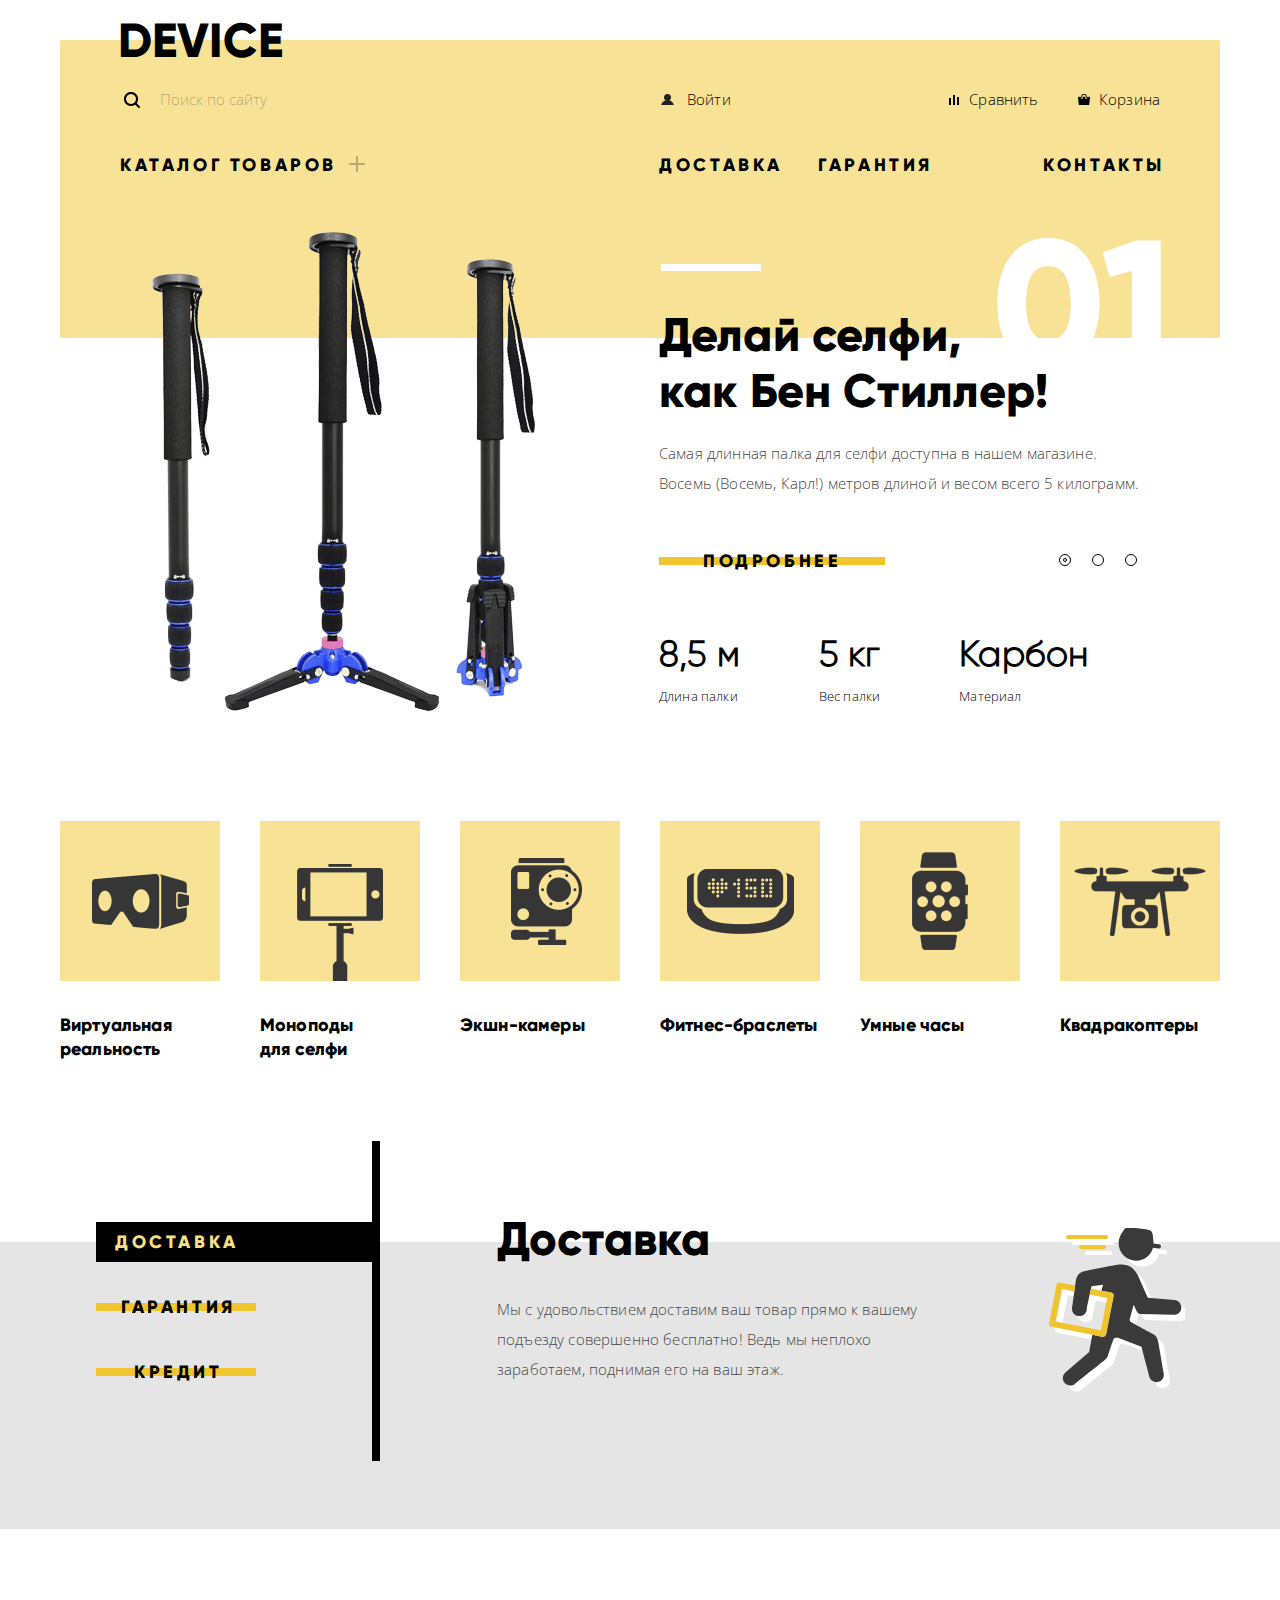
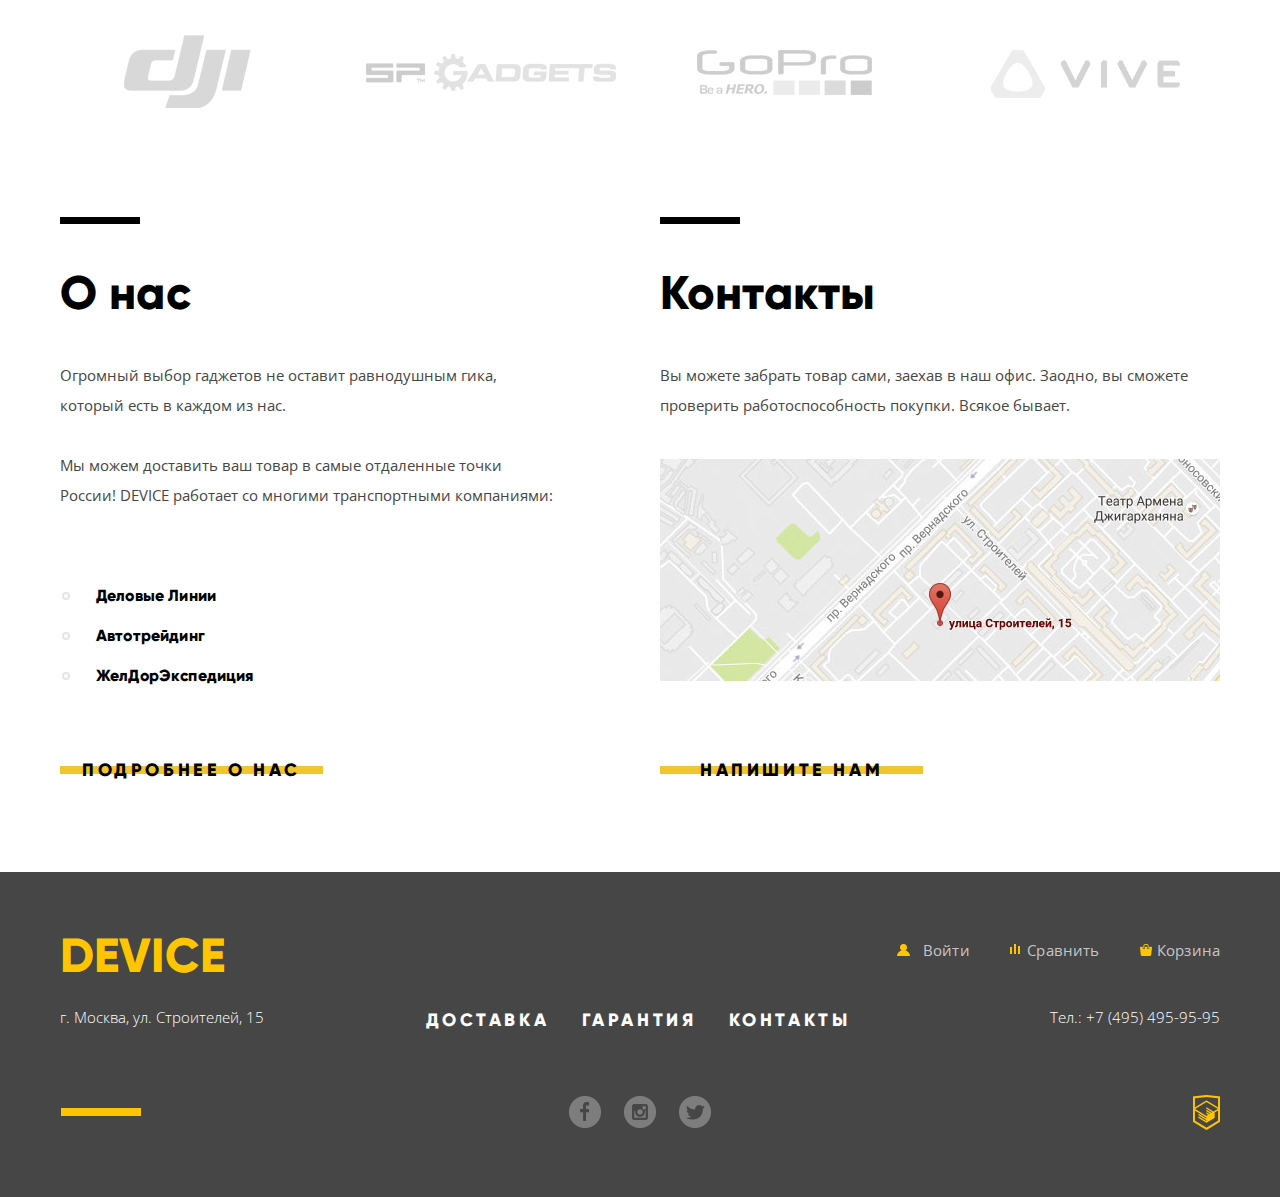
<file: index.html>
<!DOCTYPE html>
<html lang="ru">
<head>
	<meta charset="UTF-8">
	<title>Device</title>
	<link href="https://fonts.googleapis.com/css?family=Open+Sans:300,400" rel="stylesheet">
	<link rel="stylesheet" href="css/style.css">
	<script src="https://api-maps.yandex.ru/2.1/?apikey=0925d7bd-7e31-4ad2-85c6-5bd49f4475bc&lang=ru_RU" type="text/javascript">
    </script>
</head>
<body>
	<header class="conteiner">
		<div class="header-conteiner">
			<a href="#" class="logo">Device</a>
			<form action="#" class="find-form" method="post">
				<input class="find" type="text" placeholder="Поиск по сайту">
				<a href="#">Найти</a>
			</form>
			<ul class="user-nav">
				<li class="user-nav-item"><a href="#">Войти</a></li>
				<li class="user-nav-item"><a href="#">Сравнить</a></li>
				<li class="user-nav-item"><a href="#">Корзина</a></li>
			</ul>
			<ul class="site-nav">
				<li class="site-nav-item catalog-link"><a class="catalog-product" href="#">Каталог товаров</a>
				<div class="catalog-overlay">
					<ul class="catalog-list">
						<li class="catalog-item"><a href="#">Виртуальная реальность</a></li>
						<li class="catalog-item"><a href="#">Моноподы для селфи</a></li>
						<li class="catalog-item"><a href="#">Экшн-камеры</a></li>
						<li class="catalog-item"><a href="#">Фитнес-браслеты</a></li>
						<li class="catalog-item"><a href="#">Умные часы</a></li>
						<li class="catalog-item"><a href="#">Квадракоптеры</a></li>
					</ul>
				</div>
				</li>
				<li class="site-nav-item"><a href="#">Доставка</a></li>
				<li class="site-nav-item"><a href="#">Гарантия</a></li>
				<li class="site-nav-item"><a href="#">Контакты</a></li>
			</ul>
		</div>
	</header>
	<main>
		<section class="slider header-conteiner">
				<ul class="radio-wrap">
					<li class="radio-label"><input type="radio" name="radio-group" checked><span class="radio-indicator"><span class="radio-current"></span></span></li>
					<li class="radio-label"><input type="radio" name="radio-group"><span class="radio-indicator"><span class="radio-current"></span></span></li>
					<li class="radio-label"><input type="radio" name="radio-group"><span class="radio-indicator"><span class="radio-current"></span></span></li>
				</ul>
			<div class="slide-one sliders-page">
				<img src="img/product-image-1.png" alt="" class="product-image">
				<h2 class="slider-title">Делай селфи, <br>
				как Бен Стиллер!</h2>
				<p>Самая длинная палка для селфи доступна в нашем магазине. <br> Восемь (Восемь, Карл!) метров длиной и весом всего 5 килограмм.</p>
				<a href="#" class="read-more">Подробнее</a>
				<ul class="specifications">
					<li class="specifications-item">
						<b>8,5 м</b>
						<span>Длина палки</span>
					</li>
					<li class="specifications-item">
						<b>5 кг</b>
						<span>Вес палки</span>
					</li>
					<li class="specifications-item">
						<b>Карбон</b>
						<span>Материал</span>
					</li>
				</ul>
			</div>
			<div class="slide-two sliders-page">
				<img src="img/product-image-2.png" alt="" class="product-image">
				<h2 class="slider-title">Худеем <br> правильно!</h2>
				<p>Мотивирующие фитнес-браслеты помогут найти в себе силы <br> не пропускать занятия и соблюдать диету.</p>
				<span class="read-more">Подробнее</span> 
				<ul class="specifications">
					<li class="specifications-item">
						<b>48 часов</b>
						<span>Без подзарядки</span>
					</li>
				</ul>
			</div>
			<div class="slide-three sliders-page">
				<img src="img/product-image-3.png" alt="" class="product-image">
				<h2 class="slider-title">Порхает как бабочка, жалит как пчела!</h2>
				<p>Этот обычный, на первый взгляд, квадрокоптер оснащен <br> мощным лазером, замаскированным под стандартную камеру.</p>
				<span class="read-more">Подробнее</span>
				<input type="radio" name="radio-group">
				<input type="radio" name="radio-group">
				<input type="radio" name="radio-group">
				<ul class="specifications">
					<li class="specifications-item">
						<b>800 м</b>
						<span>Дальность полета</span>
					</li>
					<li class="specifications-item">
						<b>50 м</b>
						<span>Радиус поражения</span>
					</li>
				</ul>
			</div>
		</section>
		<nav class="product-category">
			<ul class="product-category-list  conteiner">
				<li class="product-category-item">
					<a href="#">
						<span class="product-category-icon"><img src="img/popular-1.png" alt=""></span>
						<b>Виртуальная <br> реальность</b>
					</a>
				</li>
				<li class="product-category-item">
					<a href="#">
						<span class="product-category-icon"><img src="img/popular-2.png" alt=""></span>
						<b>Моноподы <br> для селфи</b>
					</a>
				</li>
				<li class="product-category-item">
					<a href="#">
						<span class="product-category-icon"><img src="img/popular-3.png" alt=""></span>
						<b>Экшн-камеры</b>
					</a>
				</li>
				<li class="product-category-item">
					<a href="#">
						<span class="product-category-icon"><img src="img/popular-4.png" alt=""></span>
						<b>Фитнес-браслеты</b>
					</a>
				</li>
				<li class="product-category-item">
					<a href="#">
						<span class="product-category-icon"><img src="img/popular-5.png" alt=""></span>
						<b>Умные часы</b>
					</a>
				</li>
				<li class="product-category-item">
					<a href="#">
						<span class="product-category-icon"><img src="img/popular-6.png" alt=""></span>
						<b>Квадракоптеры</b>
					</a>
				</li>
			</ul>
		</nav>
		<section class="features">
			<div class="conteiner">
				<ul class="features-list">
					<li class="features-item"><input id="option-1" type="radio" name="features-radio" checked><label for="option-1" class="features-option">Доставка</label></li>
					<li class="features-item"><input id="option-2" type="radio" name="features-radio"><label for="option-2" class="features-option">Гарантия</label></li>
					<li class="features-item"><input id="option-3" type="radio" name="features-radio"><label for="option-3" class="features-option">Кредит</label></li>
				</ul>
				<div class="delivery features-about">
					<h2>Доставка</h2>
					<p>Мы с удовольствием доставим ваш товар прямо к вашему <br>подъезду совершенно бесплатно! Ведь мы неплохо <br> заработаем, поднимая его на ваш этаж.</p>
					<img src="img/delivery.svg" alt="">
				</div>
				<div class="warranty features-about">
					<h2>Гарантия</h2>
					<p>Если из-за возгорания купленного у нас товара у вас сгорит <br> дом — не переживайте, мы выдадим вам новый. <br> 
					Товар, не дом, конечно же.</p>
					<img src="img/warranty.svg" alt="">
				</div>
				<div class="credit features-about">
					<h2>Кредит</h2>
					<p>Залезть в долговую яму стало проще! Кредитные <br>
					консультанты подберут для вас наиболее выгодные <br>
					условия кредита. Выгодные для нашего банка, разумеется.</p>
					<img src="img/credit.svg" alt="">
				</div>
			</div>
		</section>
		<section class="about-shop conteiner">
				<ul class="brend-list">
					<li class="brend-item">
						<a href="#">
							<img class="img-static" src="img/brend-logo-1.png" alt="">
							<img class="img-hover" src="img/brend-logo-1-color.png" alt="">
						</a>
					</li>
					<li class="brend-item">
						<a href="#">
							<img class="img-static" src="img/brend-logo-2.png" alt="">
							<img class="img-hover" src="img/brend-logo-2-color.png" alt="">
						</a>
					</li>
					<li class="brend-item">
						<a href="#">
							<img class="img-static" src="img/brend-logo-3.png" alt="">
							<img class="img-hover" src="img/brend-logo-3-color.png" alt="">
						</a>
					</li>
					<li class="brend-item">
						<a href="#">
							<img class="img-static" src="img/brend-logo-4.png" alt="">
							<img class="img-hover" src="img/brend-logo-4-color.png" alt="">
						</a>
					</li>
				</ul>
			<div class="about-us">
				<h2>О нас</h2>
				<p>Огромный выбор гаджетов не оставит равнодушным гика, <br>
				который есть в каждом из нас.</p>
				<p>Мы можем доставить ваш товар в самые отдаленные точки <br>
				России! DEVICE работает со многими транспортными компаниями:</p>
				<ul class="about-us-list">
					<li class="about-us-item">Деловые Линии</li>
					<li class="about-us-item">Автотрейдинг</li>
					<li class="about-us-item">ЖелДорЭкспедиция</li>
				</ul>
				<a href="#">Подробнее о нас</a>
			</div>
			<div class="contacts">
				<h2>Контакты</h2>
				<p id="pet">Вы можете забрать товар сами, заехав в наш офис. Заодно, вы сможете <br>
				проверить работоспособность покупки. Всякое бывает.</p>
				<div id="map"></div>
				<a class="contacts-link" href="#">Напишите нам</a>
			</div>
		</section>
	</main>
	<footer>
		<div class="conteiner">
			<a href="#" class="footer-logo">Device</a>
			<ul class="footer-nav">
				<li class="footer-nav-item"><a href="#">Войти</a></li>
				<li class="footer-nav-item"><a href="#">Сравнить</a></li>
				<li class="footer-nav-item"><a href="#">Корзина</a></li>
			</ul>
			<p class="adress">г. Москва, ул. Строителей, 15</p>
			<ul class="footer-list">
				<li class="footer-item"><a href="#">Доставка</a></li>
				<li class="footer-item"><a href="#">Гарантия</a></li>
				<li class="footer-item"><a href="#">Контакты</a></li>
			</ul>
			<p class="phone">Тел.: +7 (495) 495-95-95</p>
			<ul class="social-link">
				<li class="social-link-item"><a href="#">Фейсбук</a></li>
				<li class="social-link-item"><a href="#">Инстаграмм</a></li>
				<li class="social-link-item"><a href="#">Твитер</a></li>
			</ul>
			<a href="#" class="html-link"></a>
		</div>
	</footer>
	<div class="write-us-popup">
		<form action="#" class="write-us-form" method="post">
			<label class="write-us-label">Ваше имя:<input type="text" name="user" placeholder="Имя Фамилия"></label>
			<label class="write-us-label">Ваш e-mail:<input type="text" name="usermail" placeholder="email@example.com"></label>
			<label class="write-us-label">Текст письма:<input type="text" name="sendtext" placeholder="В свободной форме"></label>
			<button class="form-button" type="submit">Отправить</button>
		</form>
		<button class="write-us-close">Закрыть</button>
	</div>
	<div id="map-popup"><button class="map-popup-close"></button></div>
	<div class="overlay"></div>
	<script>
		var radioIndicator = document.querySelectorAll(".radio-indicator");
		var radioCurrent = document.querySelectorAll(".radio-current");
		var slidersPage = document.querySelectorAll(".sliders-page");
		var slideOne = document.querySelector(".slide-one");
		var slideTwo = document.querySelector(".slide-two");
		var slideThree = document.querySelector(".slide-three");
		var featuresAbout = document.querySelectorAll(".features-about");
		var featuresOption = document.querySelectorAll(".features-option");
		var delivery = document.querySelector(".delivery");
		var warranty = document.querySelector(".warranty");
		var credit = document.querySelector(".credit");
		var writeUsPopup = document.querySelector(".write-us-popup");
		var mapPopup = document.querySelector("#map-popup");
		var user = document.querySelector("input[name=user]");
		var userMail = document.querySelector("input[name=usermail]");
		var sendText = document.querySelector("input[name=sendtext]");
		var overlay = document.querySelector(".overlay");
		var itStorageSupport = true;
		var storageUser = '';
		var storageMail = '';

		try {
			storageUser = localStorage.getItem("user");
			storageMail = localStorage.getItem("usermail");
		} catch(err) {
			itStorageSupport = false;
		}

		// Slider
		window.addEventListener("click", function(e) {
			if (e.target.className == "radio-indicator") {
				for(var i = 0; i < radioCurrent.length; i++) {
					radioCurrent[i].style.display="none";
					slidersPage[i].style.display="none";
					e.target.querySelector('.radio-current').style.display="block";
					if (e.target == radioIndicator[0]) {
						slideOne.style.display="block";
					}
					if (e.target == radioIndicator[1]) {
						slideTwo.style.display="block";
					}
					if (e.target == radioIndicator[2]) {
						slideThree.style.display="block";
					}
				}
			}

			// Features slider
			if (e.target.className == "features-option") {
				for (var i = 0; i < featuresAbout.length; i++) {featuresAbout[i].style.display="none";
					if (e.target == featuresOption[0]) {
						delivery.style.display="block";
					}
					if (e.target == featuresOption[1]) {
						warranty.style.display="block";
					}
					if (e.target == featuresOption[2]) {
						credit.style.display="block";
					}
				}
			}

			// Write-us popup
			if (e.target.className == "contacts-link") {
				e.preventDefault();
				writeUsPopup.style.display="block";
				overlay.style.display="block";
				user.focus();
				if (itStorageSupport) {
					user.value=storageUser;
					userMail.value=storageMail;
				}
			}
			if (e.target.className == "write-us-close") {
				e.preventDefault();
				writeUsPopup.style.display="none";
				overlay.style.display="none";
			}

			// Overlay close
			if(e.target.className == 'overlay') {
				if(!e.target.matches('.write-us-popup, .write-us-popup *')) {
					writeUsPopup.style.display="none";
					overlay.style.display="none";
			    }
			    if(!e.target.matches('.map-popup, .map-popup *')) {
				mapPopup.style.display="none";
				overlay.style.display="none";
		    	}
			}

			// Map-popup close
			if (e.target.className == "map-popup-close") {
				e.preventDefault();
				mapPopup.style.display="none";
				overlay.style.display="none";
			} 
		})

		// Esc close popup
		window.addEventListener("keydown", function(e) {
			if (e.keyCode == 27) {
				mapPopup.style.display="none";
				writeUsPopup.style.display="none";
				overlay.style.display="none";
			}
		})

		// Map popup show
		document.querySelector("#map").addEventListener("click", function(e) {
			e.preventDefault();
			mapPopup.style.display="block";
			overlay.style.display="block";
		})

		// Storage local
		document.querySelector(".write-us-form").addEventListener("submit", function(e) {
				localStorage.setItem("user", user.value);
				localStorage.setItem("usermail", userMail.value);
				if (!user.value || !userMail.value || !sendText.value) {
					e.preventDefault();
					writeUsPopup.style.animationName="";
					writeUsPopup.offsetWidth;
					writeUsPopup.style.animationName="write-us-shake";
				}
		})

		// Yandex Api
	    ymaps.ready(init);
	    function init(){ 
	        // Map    
	        var myMap = new ymaps.Map("map", {
	            center: [55.6882,37.5297],
	            zoom: 15,
	            controls: [],
	            behaviors: []
	        });

	        var placemark = new ymaps.Placemark([55.6870,37.5297], {
	        	hintContent: 'ул. Строителей 15, Москва'
	        },
	        {
	        	preset: 'islands#redIcon'
	        });
	        myMap.geoObjects.add(placemark);

	        // Map-popup
	        var myMapPopup = new ymaps.Map("map-popup", {
	            center: [55.6882,37.5297],
	            zoom: 15,
	            controls: []
	        });

	        var placemarkPopup = new ymaps.Placemark([55.6870,37.5297], {
	        	hintContent: 'ул. Строителей 15, Москва'
	        },
	        {
	        	preset: 'islands#redIcon'
	        });
	        myMapPopup.geoObjects.add(placemarkPopup);
	    }
	</script>
</body>
</html>
</file>
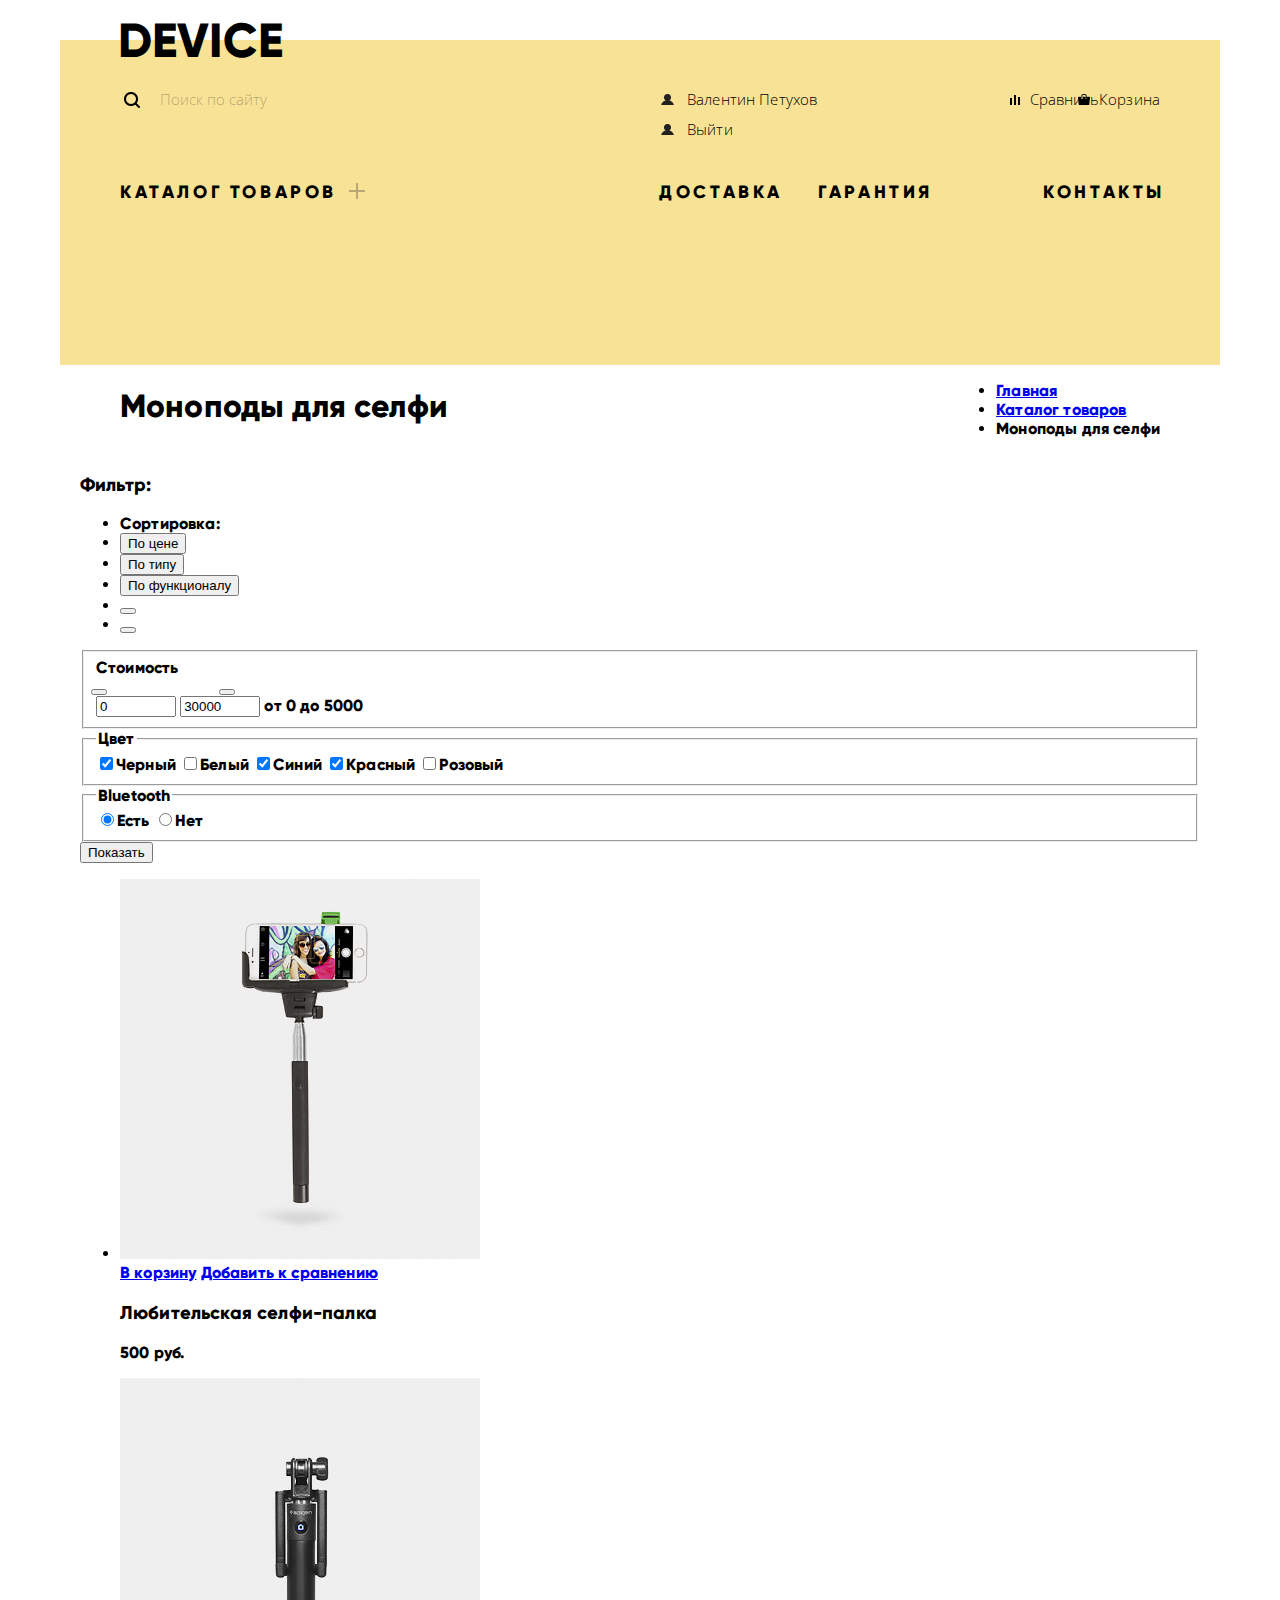
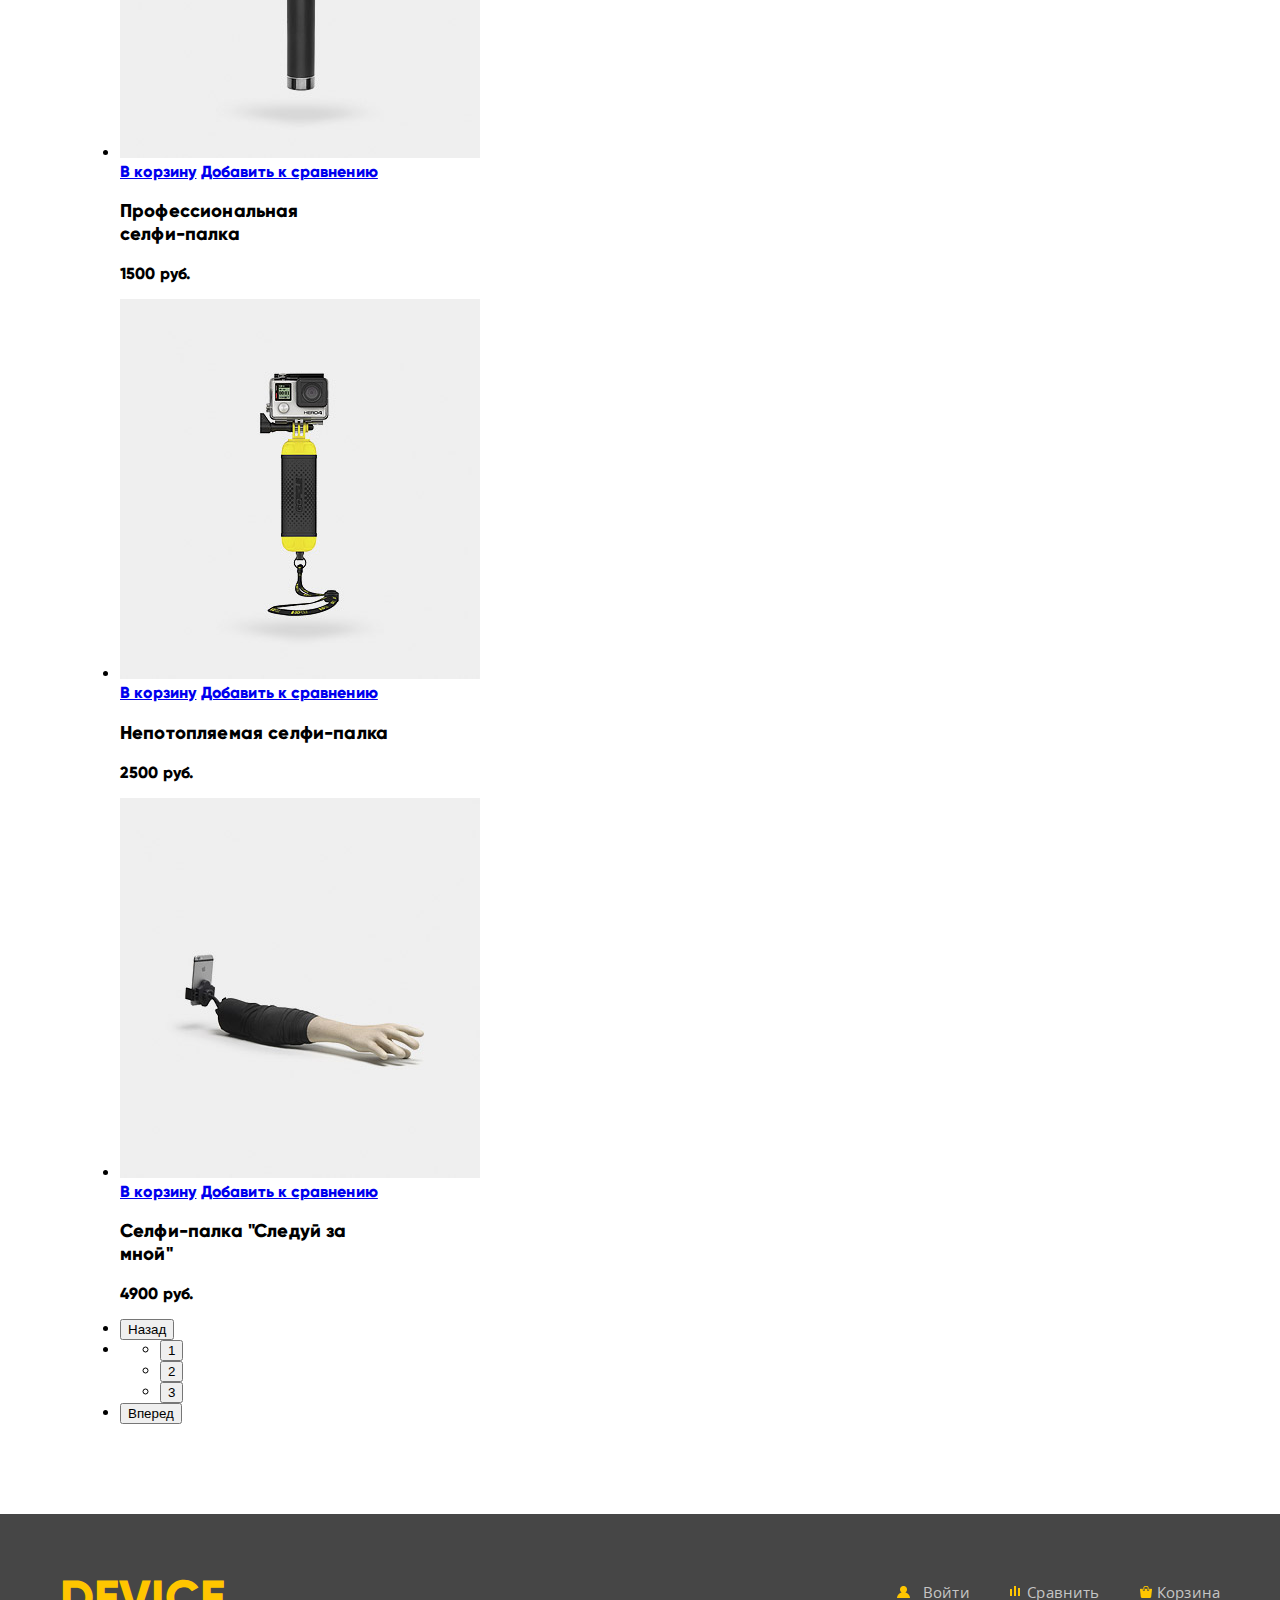
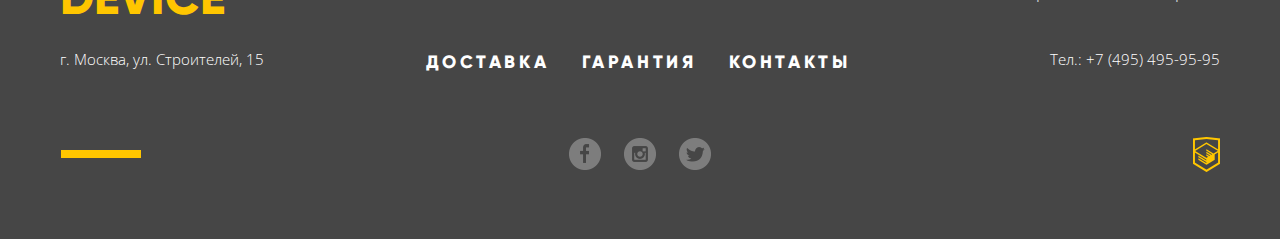
<file: catalog.html>
<!DOCTYPE html>
<html lang="en">
<head>
	<meta charset="UTF-8">
	<title>Catalog</title>
	<link href="https://fonts.googleapis.com/css?family=Open+Sans:300,400" rel="stylesheet">
	<link rel="stylesheet" href="css/style.css">
</head>
<body class="catalog-page">
	<header class="conteiner">
		<div class="header-conteiner">
			<a href="index.html" class="logo">Device</a>
			<form action="#" class="find-form" method="post">
				<input class="find" type="text" placeholder="Поиск по сайту">
				<a href="#">Найти</a>
			</form>
			<ul class="user-nav">
				<li class="user-nav-item">
					<a href="#">Валентин Петухов</a>
					<a href="#" class="logout">Выйти</a>
				</li>
				<li class="user-nav-item"><a href="#">Сравнить</a></li>
				<li class="user-nav-item"><a href="#">Корзина</a></li>
			</ul>
			<ul class="site-nav">
				<li class="site-nav-item catalog-link"><a class="catalog-product" href="#">Каталог товаров</a>
				<div class="catalog-overlay">
					<ul class="catalog-list">
						<li class="catalog-item"><a href="#">Виртуальная реальность</a></li>
						<li class="catalog-item"><a href="#">Моноподы для селфи</a></li>
						<li class="catalog-item"><a href="#">Экшн-камеры</a></li>
						<li class="catalog-item"><a href="#">Фитнес-браслеты</a></li>
						<li class="catalog-item"><a href="#">Умные часы</a></li>
						<li class="catalog-item"><a href="#">Квадракоптеры</a></li>
					</ul>
				</div>
				</li>
				<li class="site-nav-item"><a href="#">Доставка</a></li>
				<li class="site-nav-item"><a href="#">Гарантия</a></li>
				<li class="site-nav-item"><a href="#">Контакты</a></li>
			</ul>
		</div>
	</header>
	<section class="title-wrap header-conteiner">
			<h1 class="catalog-category-title">Моноподы для селфи</h1>
			<ul class="breadcrumbs">
				<li class="breadcrumbs-item"><a href="#">Главная</a></li>
				<li class="breadcrumbs-item"><a href="#">Каталог товаров</a></li>
				<li class="breadcrumbs-item"><a>Моноподы для селфи</a></li>
			</ul>
	</section>
	<section class="catalog-category">
		<div class="column-one">
			<div class="conteiner">
				<h3 class="form-name">Фильтр:</h3>
				<ul class="sort-option-list">
					<li class="sort-item">Сортировка:</li>
					<li class="sort-item"><button class="sort-item-category sort-current">По цене</button></li>
					<li class="sort-item"><button class="sort-item-category">По типу</button></li>
					<li class="sort-item"><button class="sort-item-category">По функционалу</button></li>
					<li class="sort-item"><button class="sort-icon sort-up sort-active"></button></li>
					<li class="sort-item"><button class="sort-icon sort-down"></button></li>
				</ul>
			</div>
		</div>
		<div class="conteiner">
			<form action="#" method="post" class="filter-form">
				<fieldset class="range-name">
					Стоимость
					<div class="range-wrap">
						<div id='id66' class="range">
							<div id='id66b' class='range__between'></div>
						    <button id='id661' class="range__button_1" onclick="event.preventDefault()" tabindex="-1"></button>
						    <button id='id662' class="range__button_2" onclick="event.preventDefault()" tabindex="-1"></button>
						</div>
					</div>
					    <input id='id66i1' class='range_inpt1' type='number' min='0' max='35000'>
					    <input id='id66i2' class='range_inpt2' type='number' min='0' max='35000'>
					    <span class="radio-text">от 0</span>
					    <span class="radio-text">до 5000</span>
				</fieldset>
				<fieldset class="brend-field">
					<legend>Цвет</legend>
					<label class="brend-label"><input type="checkbox" name="brend-checkbox" checked><span class="check-indicator"></span>Черный</label>
					<label class="brend-label"><input type="checkbox" name="brend-checkbox"><span class="check-indicator"></span>Белый</label>
					<label class="brend-label"><input type="checkbox" name="brend-checkbox" checked><span class="check-indicator" checked></span>Синий</label>
					<label class="brend-label"><input type="checkbox" name="brend-checkbox" checked><span class="check-indicator"></span>Красный</label>
					<label class="brend-label"><input type="checkbox" name="brend-checkbox"><span class="check-indicator"></span>Розовый</label>
				</fieldset>
				<fieldset class="power-fielsdet">
					<legend>Bluetooth</legend>
					<label class="power-label"><input type="radio" name="power-radio" checked><span class="power-radio-indicator"></span>Есть</label>
					<label class="power-label"><input type="radio" name="power-radio"><span class="power-radio-indicator"></span>Нет</label>
				</fieldset>
				<button type="submit" class="filter-form-button">Показать</button>
			</form>
			<div class="product-column">
				<ul class="popular-product-list">
						<li class="popular-product-item" tabindex='0'>
							<img src="img/product-photo-1.jpg" alt="Перфоратор BOSCH BFG 3000">
							<div class="links-overlay">
								<a href="#" class="popular-product-buy">В корзину</a>
								<a href="#" class="popular-product-bookmarks">Добавить к сравнению</a>
							</div>
							<h3 class="product-name">Любительская селфи-палка</h3>
							<p class="product-price">500 руб.</p>
						</li>
						<li class="popular-product-item" tabindex='0'>
							<img src="img/product-photo-2.jpg" alt="Перфоратор BOSCH BFG 6000">
							<div class="links-overlay">
								<a href="#" class="popular-product-buy">В корзину</a>
								<a href="#" class="popular-product-bookmarks">Добавить к сравнению</a>
							</div>
							<h3 class="product-name">Профессиональная <br> селфи-палка</h3>
							<p class="product-price">1500 руб.</p>
						</li>
						<li class="popular-product-item" tabindex='0'>
							<img src="img/product-photo-3.jpg" alt="Перфоратор BOSCH BFG 2000">
							<div class="links-overlay">
								<a href="#" class="popular-product-buy">В корзину</a>
								<a href="#" class="popular-product-bookmarks">Добавить к сравнению</a>
							</div>
							<h3 class="product-name">Непотопляемая селфи-палка</h3>
							<p class="product-price">2500 руб.</p>
						</li>
						<li class="popular-product-item new" tabindex='0'>
							<img src="img/product-photo-4.jpg" alt="Перфоратор BOSCH BFG 3000">
							<div class="links-overlay">
								<a href="#" class="popular-product-buy">В корзину</a>
								<a href="#" class="popular-product-bookmarks">Добавить к сравнению</a>
							</div>
							<h3 class="product-name">Селфи-палка "Следуй за <br> мной"</h3>
							<p class="product-price">4900 руб.</p>
						</li>
					</ul>
				<ul class="paginator">
					<li class="paginator-item"><button class="paginator-item-btn">Назад</button></li>
					<li>
						<ul class="paginator-number">
							<li class="paginator-number-item"><button class="paginator-number-item-btn paginator-item-btn-current">1</button></li>
							<li class="paginator-number-item"><button class="paginator-number-item-btn">2</button></li>
							<li class="paginator-number-item"><button class="paginator-number-item-btn">3</button></li>
						</ul>
					</li>
					<li class="paginator-item"><button class="paginator-item-btn">Вперед</button></li>
				</ul>
			</div>
		</div>
	</section>
	<footer>
		<div class="conteiner">
			<a href="#" class="footer-logo">Device</a>
			<ul class="footer-nav">
				<li class="footer-nav-item"><a href="#">Войти</a></li>
				<li class="footer-nav-item"><a href="#">Сравнить</a></li>
				<li class="footer-nav-item"><a href="#">Корзина</a></li>
			</ul>
			<p class="adress">г. Москва, ул. Строителей, 15</p>
			<ul class="footer-list">
				<li class="footer-item"><a href="#">Доставка</a></li>
				<li class="footer-item"><a href="#">Гарантия</a></li>
				<li class="footer-item"><a href="#">Контакты</a></li>
			</ul>
			<p class="phone">Тел.: +7 (495) 495-95-95</p>
			<ul class="social-link">
				<li class="social-link-item"><a href="#">Фейсбук</a></li>
				<li class="social-link-item"><a href="#">Инстаграмм</a></li>
				<li class="social-link-item"><a href="#">Твитер</a></li>
			</ul>
			<a href="#" class="html-link"></a>
		</div>
	</footer>
	<script>
		    // Range Slider
	setTimeout(init2slider('id66', 'id66b', 'id661', 'id662', 'id66i1', 'id66i2'), 0);

	function init2slider(idX, btwX, btn1X, btn2X, input1, input2) {
	    var slider = document.getElementById(idX);
	    var between = document.getElementById(btwX); 
	    var button1 = document.getElementById(btn1X);
	    var button2 = document.getElementById(btn2X);   
	    var inpt1 = document.getElementById(input1); 
	    var inpt2 = document.getElementById(input2); 
	  	
	            var min=inpt1.min;
	  					var max=inpt1.max;
	    
	    /*init*/
	    var sliderCoords = getCoords(slider);
	    button1.style.marginLeft = '-5px';
	    button2.style.marginLeft = 108 + 'px';
	    between.style.width = 120 + 'px';
	    inpt1.value = 0;
	    inpt2.value = 30000;
	    
	    inpt1.onchange= function(evt)
	    {
	    	if (parseInt(inpt1.value) < min)
	    		inpt1.value = min;
	    	if (parseInt(inpt1.value) > max)
	    		inpt1.value = max;
	    	if (parseInt(inpt1.value) > parseInt(inpt2.value))
	      {
	      	var temp = inpt1.value;
	    		inpt1.value = inpt2.value;
	    		inpt2.value = temp;
	      }
	      
	      
	        var sliderCoords = getCoords(slider);
	        var per1 = parseInt(inpt1.value-min)*100/(max-min);
	        var per2 = parseInt(inpt2.value-min)*100/(max-min);
	        var left1 = per1*(slider.offsetWidth-button1.offsetWidth)/100;
	        var left2 = per2*(slider.offsetWidth-button1.offsetWidth)/100;
	        
	            button1.style.marginLeft = left1 + 'px'; 
	            button2.style.marginLeft = left2 + 'px';
	            
	            if (left1 > left2)
	              {
	                between.style.width = (left1-left2) + 'px';
	                between.style.marginLeft = left2 + 'px';
	              }
	            else
	              {
	                between.style.width = (left2-left1) + 'px';
	                between.style.marginLeft = left1 + 'px';  
	              }
	    }
	    inpt2.onchange= function(evt)
	    {
	    	if (parseInt(inpt2.value) < min)
	    		inpt2.value = min;
	    	if (parseInt(inpt2.value) > max)
	    		inpt2.value = max;
	    	if (parseInt(inpt1.value) > parseInt(inpt2.value))
	      {
	      	var temp = inpt1.value;
	    		inpt1.value = inpt2.value;
	    		inpt2.value = temp;
	      }
	      
	        var sliderCoords = getCoords(slider);
	        var per1 = parseInt(inpt1.value-min)*100/(max-min);
	        var per2 = parseInt(inpt2.value-min)*100/(max-min);
	        var left1 = per1*(slider.offsetWidth-button1.offsetWidth)/100;
	        var left2 = per2*(slider.offsetWidth-button1.offsetWidth)/100;
	        
	            button1.style.marginLeft = left1 + 'px'; 
	            button2.style.marginLeft = left2 + 'px';
	            
	            if (left1 > left2)
	              {
	                between.style.width = (left1-left2) + 'px';
	                between.style.marginLeft = left2 + 'px';
	              }
	            else
	              {
	                between.style.width = (left2-left1) + 'px';
	                between.style.marginLeft = left1 + 'px';  
	              }
	    }
	  
	    /*mouse*/
	    button1.onmousedown = function(evt) {       
	        var sliderCoords = getCoords(slider);
	        var betweenCoords = getCoords(between); 
	        var buttonCoords1 = getCoords(button1);
	        var buttonCoords2 = getCoords(button2);
	        var shiftX2 = evt.pageX - buttonCoords2.left; 
	        var shiftX1 = evt.pageX - buttonCoords1.left;
	      
	        document.onmousemove = function(evt) {
	            var left1 = evt.pageX - shiftX1 - sliderCoords.left;
	            var right1 = slider.offsetWidth - button1.offsetWidth;
	            if (left1 < 0) left1 = 0;
	            if (left1 > right1) left1 = right1;
	            button1.style.marginLeft = left1 + 'px';  
	            
	            
	    				shiftX2 = evt.pageX - buttonCoords2.left; 
	            var left2 = evt.pageX - shiftX2 - sliderCoords.left;
	            var right2 = slider.offsetWidth - button2.offsetWidth;
	            if (left2 < 0) left2 = 0;
	            if (left2 > right2) left2 = right2;            
	             
	                var per_min = 0;
	                var per_max = 0;
	            if (left1 > left2)
	              {
	                between.style.width = (left1-left2) + 'px';
	                between.style.marginLeft = left2 + 'px';
	                 
	                per_min = left2*100/(slider.offsetWidth-button1.offsetWidth);
	                per_max = left1*100/(slider.offsetWidth-button1.offsetWidth);
	              }
	            else
	              {
	                between.style.width = (left2-left1) + 'px';
	                between.style.marginLeft = left1 + 'px';                
	                
	                per_min = left1*100/(slider.offsetWidth-button1.offsetWidth);
	                per_max = left2*100/(slider.offsetWidth-button1.offsetWidth);
	              }
	                inpt1.value= (parseInt(min)+Math.round((max-min)*per_min/100));
	                inpt2.value= (parseInt(min)+Math.round((max-min)*per_max/100)); 
	        
	        };
	        document.onmouseup = function() {
	            document.onmousemove = document.onmouseup = null;
	        };
	        return false;
	    };
	    
	  button2.onmousedown = function(evt) {       
	        var sliderCoords = getCoords(slider);
	        var betweenCoords = getCoords(between); 
	        var buttonCoords1 = getCoords(button1);
	        var buttonCoords2 = getCoords(button2);
	        var shiftX2 = evt.pageX - buttonCoords2.left; 
	        var shiftX1 = evt.pageX - buttonCoords1.left;
	      
	        document.onmousemove = function(evt) {
	            var left2 = evt.pageX - shiftX2 - sliderCoords.left;
	            var right2 = slider.offsetWidth - button2.offsetWidth;
	            if (left2 < 0) left2 = 0;
	            if (left2 > right2) left2 = right2;
	            button2.style.marginLeft = left2 + 'px';                      
	          
	          
	            shiftX1 = evt.pageX - buttonCoords1.left; 
	            var left1 = evt.pageX - shiftX1 - sliderCoords.left;
	            var right1 = slider.offsetWidth - button1.offsetWidth;  
	            if (left1 < 0) left1 = 0;
	            if (left1 > right1) left1 = right1;                      
	             
	                var per_min = 0;
	                var per_max = 0;
	                
	            if (left1 > left2)
	              {
	                between.style.width = (left1-left2) + 'px';
	                between.style.marginLeft = left2 + 'px';
	                per_min = left2*100/(slider.offsetWidth-button1.offsetWidth);
	                per_max = left1*100/(slider.offsetWidth-button1.offsetWidth);
	              }
	            else
	              {
	                between.style.width = (left2-left1) + 'px';
	                between.style.marginLeft = left1 + 'px';
	                per_min = left1*100/(slider.offsetWidth-button1.offsetWidth);
	                per_max = left2*100/(slider.offsetWidth-button1.offsetWidth);
	              }
	                inpt1.value= (parseInt(min)+Math.round((max-min)*per_min/100));
	                inpt2.value= (parseInt(min)+Math.round((max-min)*per_max/100)); 
	            
	        };
	        document.onmouseup = function() {
	            document.onmousemove = document.onmouseup = null;
	        };
	        return false;
	    };
	    
	    button1.ondragstart = function() {
	        return false;
	    };
	    button2.ondragstart = function() {
	        return false;
	    };

	    function getCoords(elem) {
	        var box = elem.getBoundingClientRect();
	        return {
	            top: box.top + pageYOffset,
	            left: box.left + pageXOffset
	        };
	    }     
}
	</script>
</body>
</html>
</file>
<file: css/style.css>
@font-face {
	font-family: "Gilroy ExtraBold";
	src: url(../fonts/Gilroy-ExtraBold.woff) format("woff"),
	url(../fonts/Gilroy-ExtraBold.woff2) format("woff2");
	font-style: normal;
}

@font-face {
	font-family: "Gilroy Light";
	src: url(../fonts/Gilroy-Light.woff) format("woff"),
	url(../fonts/Gilroy-Light.woff2) format("woff2");
	font-style: normal;
}

body {
	padding: 0;
	position: relative;
	padding-top: 40px;
	margin: 0;
	color: #000;
	font-family: "Gilroy ExtraBold", Arial, sans-serif;
	letter-spacing: 0.01em;
}

.conteiner {
	margin: 0 auto;
	padding: 0 20px;
	width: 1160px;
	box-sizing: border-box;
}

.header-conteiner {
	width: 1040px;
	margin: 0 auto;
	position: relative;
	display: flex;
	justify-content: space-between;
	flex-wrap: wrap;
}

header {
	background-color: #f7e296;
}

.logo {
	text-transform: uppercase;
	text-decoration: none;
	position: absolute;
	top: -23px;	
	left: -2px;
	font-size: 48px;
	line-height: 48px;

	color: #000;
}

.logo:hover,
.logo:focus {
	opacity: 0.6;
}

.logo:active {
	opacity: 0.3;
}

.find {
	border: 0;
	background-color: transparent;
	padding: 9px 0;
	position: relative;
}

.find-form {
	position: relative;
	margin-top: 44px;
}

.find-form:before {
	content: '';
	position: absolute;
	top: 8px;
	left: 4px;
	width: 16px;
	height: 16px;
	background-image: url(../img/sprite.png);
	background-repeat: no-repeat;
	background-position: -60px -5px;
}

.find::placeholder {
	font-family: "Open Sans", Arial, sans-serif;
	font-size: 15px;
	line-height: 30px;
	font-weight: 300;
	color: rgba(0,0,0,0.3);
}

.find {
	width: 355px;
	padding-left: 40px;
}

.find-form a {
	text-decoration: none;
	position: absolute;
	bottom: -6px;
	right: 40px;
	display: none;
	padding: 10px 20px;
	color: #000;
	font-size: 15px;
	line-height: 30px;
	font-family: "Open Sans", Arial, sans-serif;
	border: 2px solid #000;
	box-sizing: border-box;
}

.find-form a:hover,
.find-form a:focus {
	color: #fff;
	background-color: #000;
}

.find-form a:active {
	color: rgba(255,255,255,0.3);
	background-color: #000;
}


.find + a:after {
	content: '';
	position: absolute;
	display: none;
	left: -266px;
    bottom: -2px;
	background-color: #000;
	width: 300px;
	height: 2px;
}

.find:focus,
.find:focus::placeholder {
	outline: 0;
	color: #000;
}

.find:hover,
.find:hover::placeholder {
	outline: 0;
	color: rgba(0,0,0,0.6);
}

.find:focus + a,
.find-form a:active,
.find-form a:active:after,
.find:focus + a:after {
	display: block;
}

.user-nav {
	padding: 0;
	margin: 0;
	margin-top: 44px;
	list-style: none;
	display: flex;
	justify-content: space-between;
	width: 100%;
	max-width: 500px;
}

.user-nav-item a {
	text-decoration: none;
	font-family: "Open Sans", Arial, sans-serif;
	font-weight: 300;
	font-size: 15px;
	line-height: 30px;
	letter-spacing: 0.01em;
	color: #000;
	position: relative;
}

.user-nav-item a:hover,
.user-nav-item a:hover:before,
.user-nav-item a:focus,
.user-nav-item a:focus:before {
	opacity: 0.6;
}

.user-nav-item a:active,
.user-nav-item a:active:before {
	opacity: 0.3;
}

.user-nav-item a:before {
	content: '';
	position: absolute;
	width: 16px;
	height: 16px;
	top: 0;
	left: -26px;
	background-image: url(../img/sprite.png);
	background-position: 0 0;
	background-repeat: no-repeat;
}

.user-nav-item:nth-child(2) a:before {
	background-image: url(../img/sprite.png);
	background-position: -20px 0;
	left: -20px;
}

.user-nav-item:nth-child(3) a:before {
	background-image: url(../img/sprite.png);
	background-position: -40px 0;
	left: -21px;
}

.user-nav-item:first-child a {
	margin-left: 27px;
	margin-right: 178px;
}

.site-nav {
	padding: 0;
	margin: 0;
	position: relative;
	margin-top: 36px;
	width: 100%;
	list-style: none;
	display: flex;
	justify-content: space-between;
}

.site-nav-item a {
	text-decoration: none;
	text-transform: uppercase;
	color: #000;
	font-size: 18px;
	line-height: 24px;
	letter-spacing: 0.2em;
}

.site-nav-item a:hover,
.site-nav-item a:hover:before,
.site-nav-item a:hover:after,
.site-nav-item a:focus,
.site-nav-item a:focus:before,
.site-nav-item a:focus:after {
	opacity: 0.6;
}

.site-nav-item a:active,
.site-nav-item a:active:before,
.site-nav-item a:active:after {
	opacity: 0.3;
}

.site-nav-item:nth-child(3) {
	margin-right: 109px;
}

.site-nav-item:nth-child(2) {
	margin-right: 34px;
}

.site-nav-item:last-child {
	margin-right: -5px;
}

.catalog-link {
	margin-bottom: 161px;
	margin-right: 291px;
	cursor: pointer;
}

.catalog-product {
	position: relative;
	display: inline-block;
	padding-right: 30px;
}

.catalog-product:after,
.catalog-product:before {
	content: '';
	position: absolute;
	right: 2px;
	top: 10px;
	width: 16px;
	height: 2px;
	background-color: #b8a974;
}

.catalog-product:after {
	transform: rotate(90deg);
}

.catalog-list {
	padding: 0;
	margin: 0;
	list-style: none;
	width: 551px;
	height: 108px;
	display: flex;
	flex-direction: column;
	align-content: space-between;
	flex-wrap: wrap;
}

.catalog-overlay {
	position: absolute;
	display: none;
	z-index: 2;
	top: 45px;
	left: 0;
	height: 140px;
	width: 1060px;
	background-color: #f7e296;
}

.catalog-overlay:before {
	content: '';
	top: -21px;
	left: 0px;
	position: absolute;
	width: 250px;
	height: 27px;
	background-color: transparent;
}

.catalog-link:hover .catalog-overlay {
	display: block;
}

.catalog-item a {
	margin: 0;
	padding: 0;
	letter-spacing: 0.01em;
	font-size: 15px;
	line-height: 36px;
	text-transform: none;
	font-family: "Open Sans", Arial, sans-serif;
	font-weight: 300;
}

.catalog-item:last-child a {
	display: block;
	margin-top: 1px;
}

.slider {
	position: relative;
	padding: 0 20px;
	box-sizing: border-box;
}

.slider:before {
	content: '';
	position: absolute;
	right: 399px;
    top: -74px;
	width: 100px;
	height: 7px;
	background-color: #fff;
}

.slide-one,
.slide-two,
.slide-three {
	max-height: 486px;
	margin-left: 519px;
}

.slide-one:after,
.slide-two:after,
.slide-three:after {
	content: '01';
	right: -13px;
	top: -123px;
	position: absolute;
	text-transform: uppercase;
	font-size: 179.2px;
	line-height: 179.2px;
	color: #fff;
}

.slide-two:after {
	content: '02';
}

.slide-three:after {
	content: '03';
}

.slide-two,
.slide-three {
	display: none;
}

.slider img {
	position: absolute;
	left: 31px;
	top: -110px;
}

.slide-two img {
	left: 57px;
	top: -98px;
}

.slide-three img {
	left: -29px;
    top: -46px;
}

.slider-title {
	padding: 0;
	margin: 0;
	position: absolute;
	z-index: 1;
	top: -31px;
	font-size: 47px;
	line-height: 56px;
}

.slider p {
	padding: 0;
	margin: 0;
	margin-top: 100px;
	font-family: "Open Sans", Arial, sans-serif;
	font-size: 15px;
	line-height: 30px;
	font-weight: 300;
	color: #464646;
}

.read-more {
	position: relative;
	cursor: pointer;
	display: inline-block;
	text-decoration: none;
	text-transform: uppercase;
	margin-top: 51px;
	padding: 0 44px;
	color: #000;
	font-size: 18px;
	line-height: 24px;
	letter-spacing: 0.2em;
	background-image: linear-gradient(to bottom, #fff 8px, #f0c52e 8px, #f0c52e 16px, #fff 16px);
}

.read-more:hover,
.read-more:focus {
	background-image: none;
	background-color: #f0c52e;
}

.read-more:active {
	color: rgba(0,0,0,0.3);
}

input[name="radio-group"] {
	display: none;
}

.radio-wrap {
	position: absolute;
	padding: 0;
	margin: 0;
	list-style: none;
	display: flex;
	z-index: 1;
	top: 216px;
	right: 21px;
}

.radio-label {
	position: relative;
	margin-right: 33px;
}

.radio-label:last-child {
	margin-right: 0;
}

.radio-indicator {
	position: absolute;
	cursor: pointer;
	top: 0;
	left: -14px;
	border: 1px solid #000;
	box-sizing: border-box;
	border-radius: 50%;
	width: 12px;
	height: 12px;
}

.radio-current {
	position: absolute;
	display: none;
	left: 50%;
	top: 50%;
	margin-top: -2px;
	margin-left: -2px;
	box-sizing: border-box;
	width: 4px;
	height: 4px;
	border: 1px solid #000;
	border-radius: 50%;
}

.radio-label:first-child .radio-current {
	display: block;
}

.specifications  {
	padding: 0;
	margin: 0;
	margin-top: 57px;
	list-style: none;
	display: flex;
}

.specifications-item {
	margin-right: 79px;
}

.slide-three .specifications-item {
	margin-right: 47px;
}

.specifications-item:last-child {
	margin-right: 0;
}

.specifications-item b {
	display: block;
	font-size: 36px;
	line-height: 48px;
	font-family: "Gilroy Light", Arial, sans-serif;
}

.specifications-item span {
	display: block;
	margin-top: 8px;
	font-size: 13px;
	line-height: 20px;
	font-weight: 300;
	font-family: "Open Sans", Arial, sans-serif;
}

.product-category-list {
	padding: 0;
	margin-top: 115px;
	list-style: none;
	display: flex;
	justify-content: space-between;
}

.product-category-icon {
	display: flex;
	align-items: center;
	justify-content: center;
	width: 160px;
	height: 160px;
	background-color: #f7e296;
	margin-bottom: 32px;
}

.product-category-item a {
	display: inline-block;
}

.product-category-item a:hover .product-category-icon,
.product-category-item a:focus .product-category-icon {
	background-color: #f0c52e;
}

.product-category-item a:active img,
.product-category-item a:active b {
	opacity: 0.3;
}

.product-category-item:nth-child(2) .product-category-icon {
	align-items: flex-end;
}

.product-category-item:nth-child(3) img {
	margin-left: 12px;
}

.product-category-item a {
	text-decoration: none;
	color: #000;
	font-size: 18px;
	line-height: 24px;
}

.features {
	background-color: #e5e5e5;
	position: relative;
	height: 287px;
	margin-top: 181px;
}

.features-list {
	padding: 0;
	margin: 0;
	list-style: none;
	position: absolute;
	top: -20px;
	left: 96px;
}

.features-list:after {
	content: '';
	position: absolute;
	transform: rotate(90deg);
	left: 120px;
	top: 75px;
	background-color: #000;
	width: 320px;
	height: 8px;
}

input[name="features-radio"] {
	display: none;
}

input[name="features-radio"]:checked + .features-option {
	background-color: #000;
	background-image: none;
	width: 280px;
	color: #f7e184;
}

.features-item:nth-child(2) .features-option {
	padding-left: 25px;
}

.features-item:nth-child(3) .features-option {
	padding-left: 38px;
}

.features-option {
	cursor: pointer;
	display: inline-block;
	font-size: 18px;
	box-sizing: border-box;
	padding: 8px 0;
	padding-left: 19px;
	margin-top: 25px;
	width: 160px;
	line-height: 24px;
	letter-spacing: 0.2em;
	text-transform: uppercase;
	background-image: linear-gradient(to bottom, transparent 16px, #f0c52e 16px, #f0c52e 24px, transparent 24px);
}

.features-item:first-child .features-option {
	margin: 0;
}

.features-option:hover {
	background-image: none;
	background-color: #f0c52e;
}

.delivery,
.warranty,
.credit {
	position: absolute;
	left: 497px;
    top: -27px;
}

.features h2 {
	padding: 0;
	margin: 0;
	font-size: 47px;
	line-height: 48px;
}

.features p {
	margin-top: 31px;
	font-size: 15px;
	line-height: 30px;
	font-family: "Open Sans", Arial, sans-serif;
	font-weight: 300;
	color: #464646;
}

.features img {
	position: absolute;
	top: 13px;
    right: -268px;
}

.warranty img {
	position: absolute;
	top: -12px;
    right: -276px;
}

.credit img {
	position: absolute;
	top: -12px;
    right: -264px;
}

.credit,
.warranty {
	display: none;
}

.about-shop {
	padding: 0;
	margin-top: 78px;
	display: flex;
	flex-wrap: wrap;
	align-items: flex-start;
	justify-content: space-between;
}

.brend-list {
	padding: 0;
	list-style: none;
	display: flex;
	width: 100%;
	justify-content: space-between;
}

.brend-item a {
	display: inline-block;
	position: relative;
}

.img-hover {
	top: 0;
	opacity: 0;
	transition: 0.2s;
	position: absolute;
}

.brend-item a:hover .img-hover {
	opacity: 1;
}

.about-us,
.contacts {
	position: relative;
}

.about-us:before,
.contacts:before {
	content: '';
	position: absolute;
	left: 0;
	top: 74px;
	background-color: #000;
	width: 80px;
	height: 7px;
}

.about-us h2,
.contacts h2 {
	padding: 0;
	margin: 0;
	margin-top: 126px;
	font-size: 47px;
	line-height: 48px;
}

.about-us p,
.contacts p {
	padding: 0;
	margin: 0;
	margin-top: 43px;
	font-size: 15px;
	line-height: 30px;
	color: #464646;
	font-family: "Open Sans", Arial, sans-serif;
	letter-spacing: 0;
}

.about-us p:nth-child(3) {
	margin-top: 30px;
}

.about-us-list {
	padding: 0;
	margin: 0;
	margin-top: 66px;
	list-style: none;
}

.about-us-item {
	font-size: 16px;
	line-height: 40px;
	padding-left: 36px;
	position: relative;
}

.about-us-item:before {
	content: '';
	position: absolute;
	top: 16px;
	left: 2px;
	width: 8px;
	height: 8px;
	box-sizing: border-box;
	border: 2px solid #e5e5e5;
	border-radius: 50%;
}

.about-us a,
.contacts a {
	display: inline-block;
	text-decoration: none;
	text-transform: uppercase;
	margin-top: 62px;
	padding: 0 22px;
	color: #000;
	font-size: 18px;
	line-height: 24px;
	letter-spacing: 0.2em;
	background-image: linear-gradient(to bottom, #fff 8px, #f0c52e 8px, #f0c52e 16px, #fff 16px);
}

.contacts a {
	margin-top: 77px;
	padding: 0 40px;
}

.about-us a:hover,
.about-us a:focus,
.contacts a:hover,
.contacts a:focus {
	background-image: none;
	background-color: #f0c52e;
}

.about-us a:active,
.contacts a:active {
	color: rgba(0,0,0,0.3);
}

#map {
	margin-top: 39px;
	cursor: pointer;
	width: 560px;
	height: 222px;
	background-image: url(../img/map.jpg);
}

footer {
	margin-top: 90px;
	background-color: #464646;
}

footer .conteiner {
	padding: 0;
	position: relative;
	padding-top: 54px;
	display: flex;
	justify-content: space-between;
	flex-wrap: wrap;
}

.footer-logo {
	font-size: 48px;
	width: 100%;
	max-width: 675px;
	text-transform: uppercase;
	text-decoration: none;
	color: #ffc600;
}

.footer-logo:hover,
.footer-logo:focus {
	opacity: 0.6;
}

.footer-logo:active {
	opacity: 0.3;
}

.footer-nav {
	padding: 0;
	margin: 0;
	margin-top: 6px;
	width: 100%;
	max-width: 310px;
	list-style: none;
	display: flex;
	justify-content: space-between;
}

.footer-nav-item a {
	text-decoration: none;
	position: relative;
	font-size: 15px;
	line-height: 36px;
	padding-left: 13px;
	font-family: "Open Sans", Arial, sans-serif;
	color: rgba(255,255,255,0.7);
}

.footer-nav-item a:hover,
.footer-nav-item a:focus {
	color: #fff;
}

.footer-nav-item a:active {
	color: rgba(255,255,255,0.3);
}

.footer-nav-item a:hover:before,
.footer-nav-item a:focus:before {
	opacity: 0.6;
}

.footer-nav-item a:active:before {
	opacity: 0.3;
}

.footer-nav-item a:before {
	content: '';
	position: absolute;
	left: -4px;
	top: 4px;
	height: 12px;
	width: 13px;
	background-image: url(../img/sprite.png);
	background-repeat: no-repeat;
	background-position: 0 -22px;
}

.footer-nav-item:first-child a:before {
	left: -13px;
}

.footer-nav-item:nth-child(2) a:before {
	background-image: url(../img/sprite.png);
	background-repeat: no-repeat;
	background-position: -20px -22px;
}

.footer-nav-item:last-child a:before {
	background-image: url(../img/sprite.png);
	background-repeat: no-repeat;
	background-position: -40px -22px;
}

.adress,
.phone {
	margin: 0;
	padding: 0;
	margin-top: 17px;
	color: #fff;
	letter-spacing: 0;
	font-size: 15px;
	line-height: 30px;
	font-family: "Open Sans", Arial, sans-serif;
	font-weight: 300;
}

.footer-list {
	padding: 0;
	margin: 0;
	width: 100%;
	max-width: 425px;
	margin-top: 23px;
	margin-right: 38px;
	list-style: none;
	display: flex;
	justify-content: space-between;
}

.footer-item a {
	text-decoration: none;
	text-transform: uppercase;
	color: #fff;
	font-size: 18px;
	line-height: 24px;
	letter-spacing: 0.2em;
}

.footer-item a:hover,
.footer-item a:focus {
	color: rgba(255,255,255,0.6);
}

.footer-item a:active {
	color: rgba(255,255,255,0.3);
}

.social-link {
	width: 100%;
	position: relative;
	padding: 0;
	margin: 0;
	margin-top: 49px;
	margin-bottom: 69px;
	list-style: none;
	display: flex;
	justify-content: center;
}

.social-link:before {
	content: '';
	position: absolute;
	left: 1px;
	top: 27px;
	width: 80px;
	height: 8px;
	background-color: #ffc600;
}

.html-link {
	position: absolute;
	right: 0px;
	bottom: 67px;
	width: 27px;
	height: 35px;
	background-image: url(../img/logo-html.png);
	background-repeat: no-repeat;
}

.html-link:hover,
.html-link:focus {
	opacity: 0.6;
}

.html-link:active {
	opacity: 0.3;
}

.social-link-item a {
	font-size: 0;
	display: inline-block;
	width: 32px;
	height: 32px;
	margin-right: 23px;
	background-image: url(../img/sprite.png);
	background-repeat: no-repeat;
	background-position: -81px 0;
}

.social-link-item:nth-child(2) a {
	background-position: -118px 0;
}

.social-link-item:last-child a {
	margin-right: 0;
	background-position: -155px 0;
}

.social-link-item a:hover,
.social-link-item a:focus {
	background-position: -81px -33px;
}

.social-link-item:nth-child(2) a:hover,
.social-link-item:nth-child(2) a:focus {
	background-position: -118px -34px;
}

.social-link-item:last-child a:hover,
.social-link-item:last-child a:focus {
	background-position: -155px -34px;
}

.social-link-item a:active {
	background-position: -81px -70px;
}

.social-link-item:nth-child(2) a:active {
	background-position: -118px -70px;
}

.social-link-item:last-child a:active {
	background-position: -155px -70px;
}

.write-us-popup {
	width: 960px;
	height: 553px;
	padding: 90px 100px;
	box-sizing: border-box;
	background-color: #fff;
	position: fixed;
	display: none;
	z-index: 1;
	transform: scale(1);
	animation-name: write-us-scale;
	animation-duration: 0.4s;
	z-index: 3;
	top: 50px;
	left: 50%;
	margin-left: -480px;
	box-shadow: 0px 10px 20px 5px rgba(0,0,0,0.2);
}

.write-us-form {
	display: flex;
	justify-content: space-between;
	flex-wrap: wrap;
}

.write-us-label input {
	margin-top: 8px;
	padding: 15px 20px;
	border: 0;
	box-sizing: border-box;
	background-color: #f2f2f2;
	display: block;
	width: 100%;
}

.write-us-label input:hover {
	background-color: #eaeaea;
}

.write-us-label input:focus {
	outline: 3px solid #f7e296;
	background-color: transparent;
	color: #464646;
}

.write-us-label input::placeholder {
	font-size: 14px;
	line-height: 18px;
	font-family: "Open Sans", Arial, sans-serif;
	letter-spacing: 0;
	color: rgba(70,70,70,0.4);
	font-weight: 400;
}

.write-us-label {
	width: 100%;
	max-width: 360px;
	font-size: 18px;
	line-height: 24px;
	letter-spacing: 0;
	display: inline-block;
}

.write-us-label:nth-child(3) {
	max-width: 100%;
	margin-top: 35px;
}

.write-us-label:nth-child(3) input {
	width: 100%;
	padding-bottom: 123px;
}

.form-button {
	border: 0;
	cursor: pointer;
	text-transform: uppercase;
	margin-top: 51px;
	padding: 0 35px;
	color: #000;
	font-size: 18px;
	line-height: 24px;
	letter-spacing: 0.2em;
	font-family: "Gilroy Extrabold", Arial, sans-serif;
	background-color: transparent;
	background-image: linear-gradient(to bottom, #fff 8px, #f0c52e 8px, #f0c52e 16px, #fff 16px);
}

.form-button:hover,
.form-button:focus {
	outline: 0;
	background-image: none;
	background-color: #f0c52e;
}

.form-button:active {
	outline: 0;
	color: rgba(0,0,0,0.3);
}

.write-us-close,
.map-popup-close {
	font-size: 0;
	border: 0;
	width: 55px;
	height: 55px;
	position: absolute;
	z-index: 1;
	opacity: 0.5;
	cursor: pointer;
	top: 22px;
	right: 22px;
	background-color: #f0c52e;
	border-radius: 50%;
}

.write-us-close:hover,
.write-us-close:focus,
.map-popup-close:hover,
.map-popup-close:focus {
	outline: 0;
	opacity: 1;
}

.write-us-close:active,
.map-popup-close:active {
	opacity: 0.3;
}

.write-us-close:after,
.write-us-close:before,
.map-popup-close:after,
.map-popup-close:before {
	content: '';
	width: 30px;
	height: 2px;
	left: 50%;
	margin-left: -15px;
	position: absolute;
	background-color: #fff;
}

.write-us-close:after,
.map-popup-close:after {
	transform: rotate(-45deg);
}

.write-us-close:before,
.map-popup-close:before {
	transform: rotate(45deg);
}

#map-popup {
	position: fixed;
	display: none;
	transform: scale(1);
	z-index: 1;
	top: 50px;
	left: 50%;
	margin-left: -480px;
	width: 960px;
	height: 559px;
	animation-name: write-us-scale;
	animation-duration: 0.4s;
	background-image: url(../img/map-big.jpg);
}

.overlay {
	position: absolute;
	display: none;
	background-color: transparent;
	top: 0;
	width: 100%;
	height: 100%;
}

@keyframes write-us-scale {
	0% {transform: scale(0)}
	100% {transform: scale(1)}
}

@keyframes write-us-shake {
	0% {transform: translateX(0px)}
	100% {transform: translateX(10px)}

	10%,
	30%,
	50%,
	70%,
	90% {transform: translateX(-10px)}

	20%,
	40%,
	60%,
	80% {transform: translateX(10px)}
}
</file>
